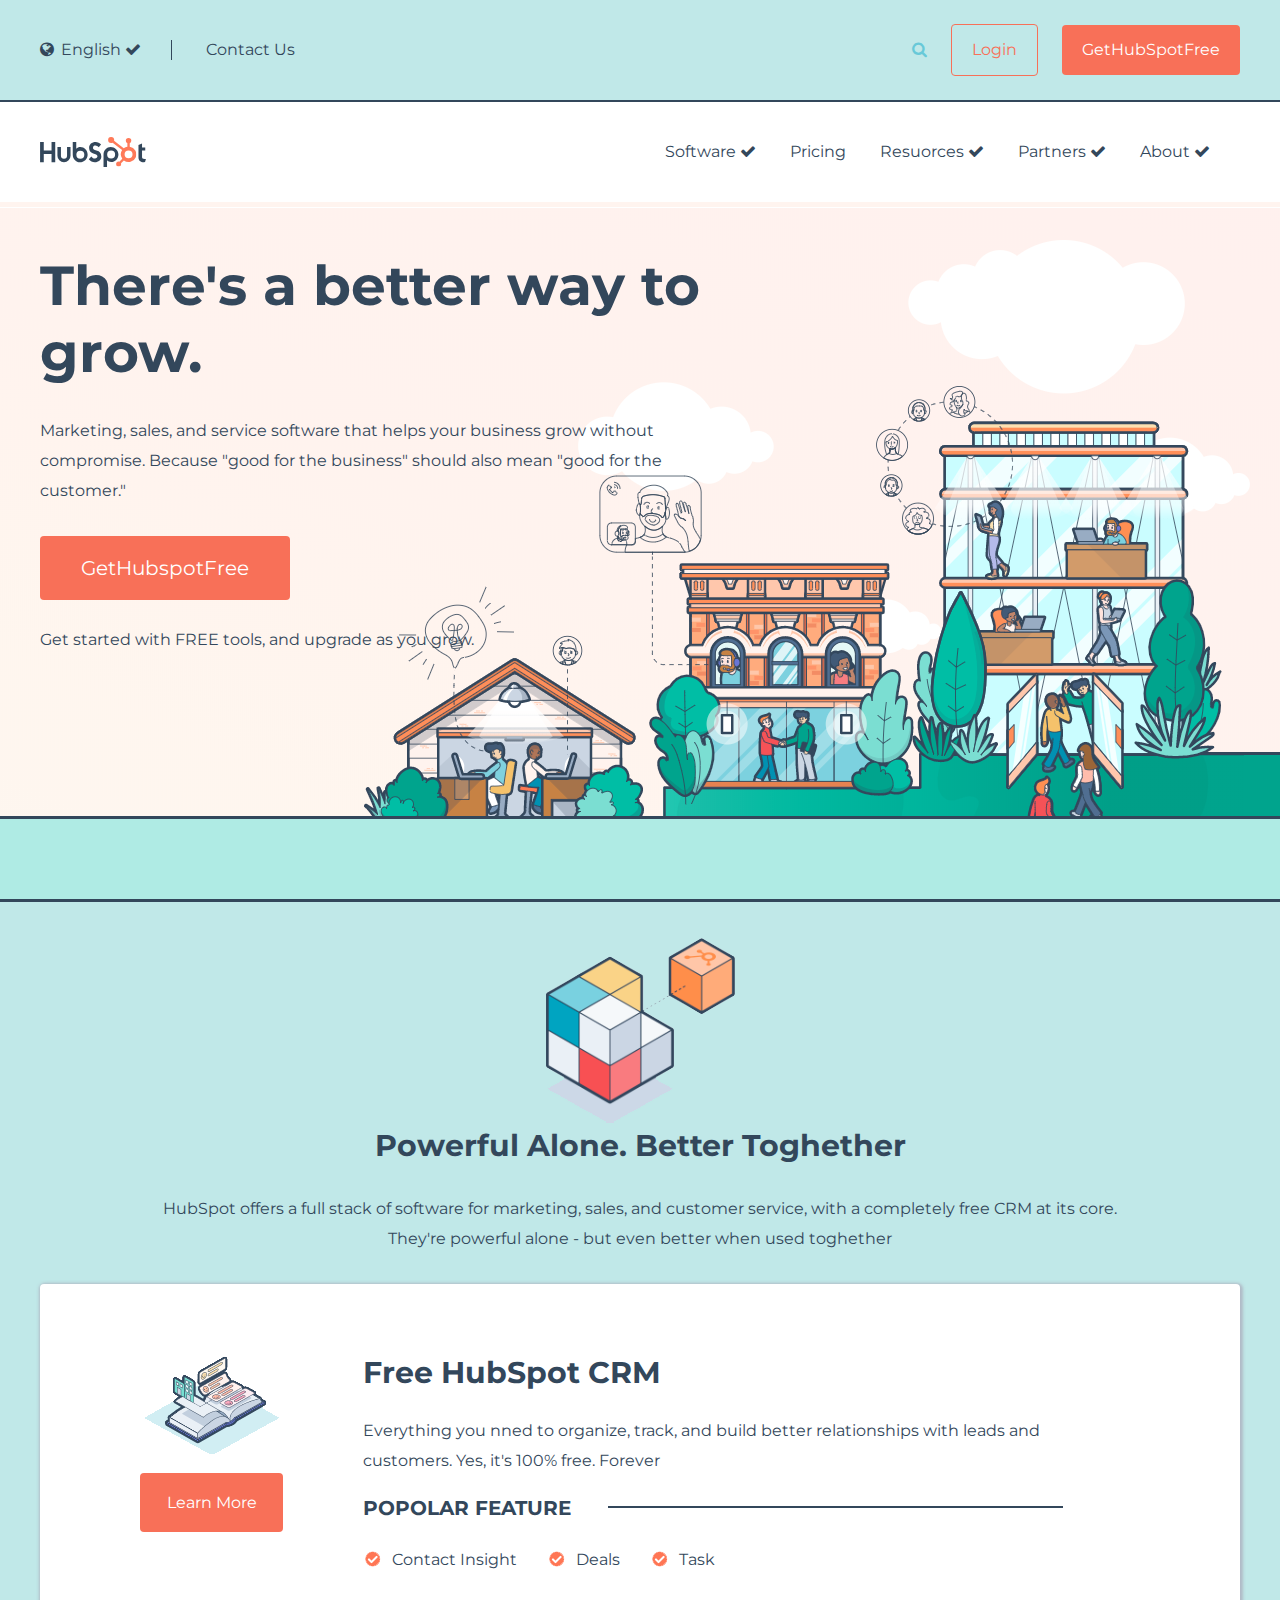
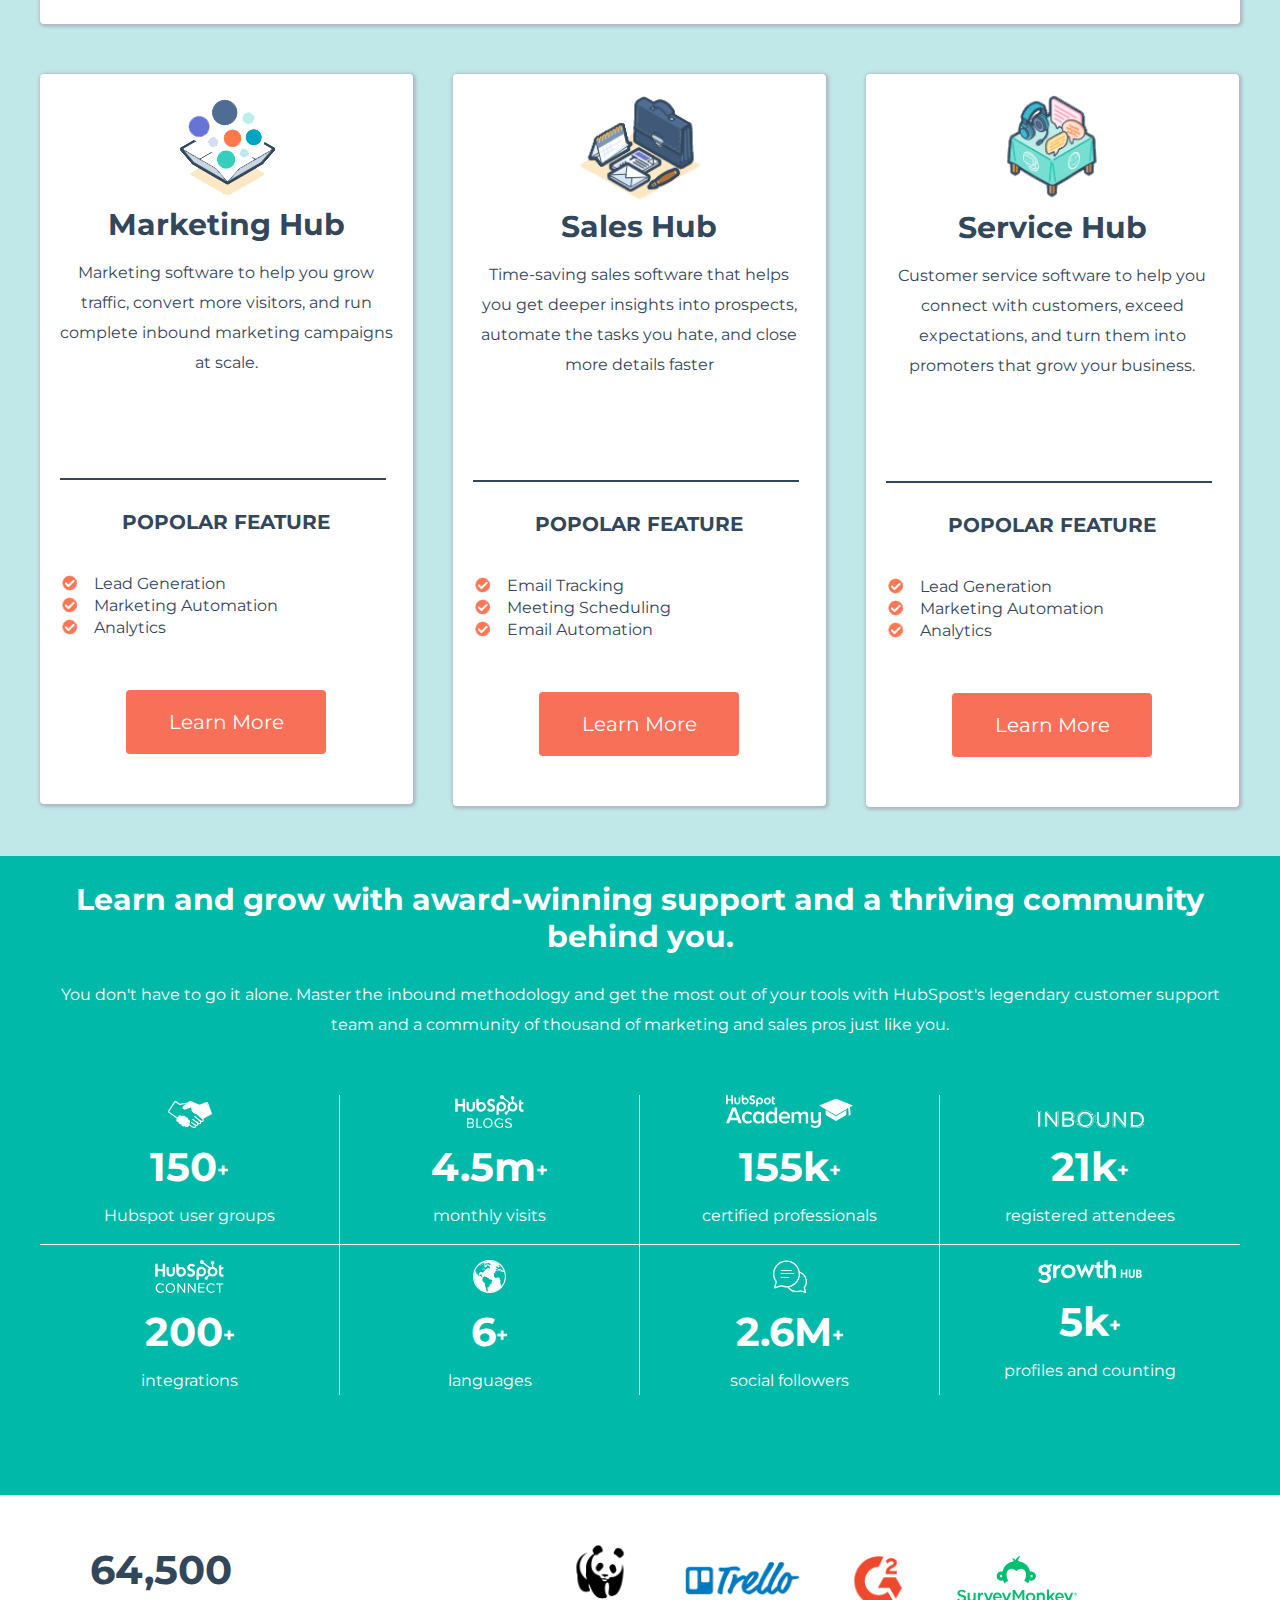
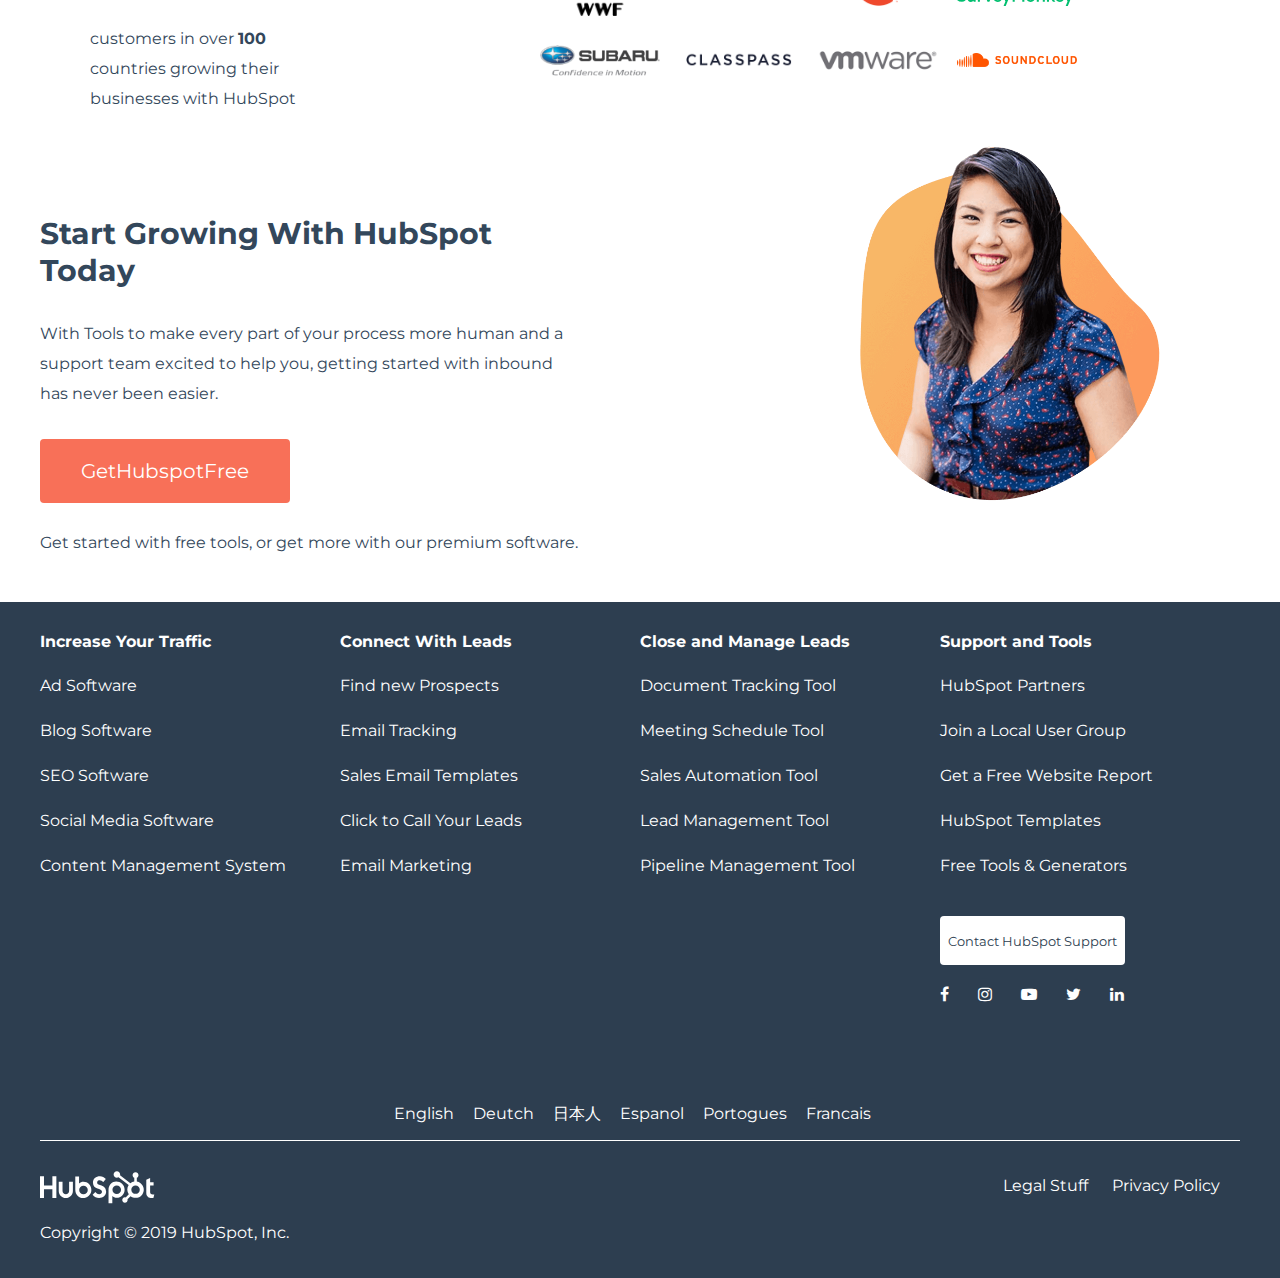
<file: index.html>
<!DOCTYPE html>
<html lang="en" dir="ltr">
  <head>
    <meta charset="utf-8">
    <title>Hubspot</title>
    <link rel="stylesheet" href="https://cdnjs.cloudflare.com/ajax/libs/font-awesome/4.7.0/css/font-awesome.min.css">
    <link rel="preconnect" href="https://fonts.gstatic.com">
<link href="https://fonts.googleapis.com/css2?family=Montserrat:ital@1&display=swap" rel="stylesheet">
<link rel="preconnect" href="https://fonts.gstatic.com">
<link href="https://fonts.googleapis.com/css2?family=Montserrat:ital,wght@1,900&display=swap" rel="stylesheet">
    <link rel="stylesheet" href="css/style.css">
  </head>
  <body>
    <header class="min-width">
      <div class="container clearfix">
        <!-- navbar left -->
        <nav>
          <ul class="float-l">
            <li>
              <i class="fa fa-globe color-darkgrey" aria-hidden="true">
              </i>
              <a   class="color-darkgrey" href="#">
               English
              </a>
              <i class="fa fa-check color-darkgrey" aria-hidden="true"></i>
            </li>
            <li  class="color-darkgrey">
             <a   class="color-darkgrey" href="#">
               Contact Us
              </a>
            </li>
          </ul>
          <!--end navbar left -->

          <!-- navbar right -->
          <ul class="float-r">
              <li>
                <a href="#">
                  <i class="fa fa-search" aria-hidden="true"></i>
                </a>
              </li>
              <li>
                <a href="#">
                  <div class="login-button txt-align-center">
                    <span>Login</span>
                  </div>
                </a>
              </li>

              <li>
                <a href="#">
                  <div class="get-hubspotfree-header-button button">
                   <span>GetHubSpotFree</span>
                  </div>
                </a>
              </li>
          </ul>
        </nav>
        <!--end navbar right -->
      </div>
      </header>
      <!-- end header -->

      <!-- under header navigation -->
      <div class="under-header-navigation">
        <div class="container clearfix">
          <div class="hubspot-logo-container float-l">
            <img src="img/logo.svg" alt="">
          </div>
          <div class="right-nav-under-header float-r">
            <nav>
              <ul>
                <li>
                  <a   class="color-darkgrey" href="#">Software</a>
                  <i class="fa fa-check color-darkgrey" aria-hidden="true"></i>
                </li>

                <li>
                  <a   class="color-darkgrey" href="#">Pricing</a>
                </li>

                <li>
                  <a   class="color-darkgrey" href="#">Resuorces</a>
                  <i class="fa fa-check color-darkgrey" aria-hidden="true"></i>
                </li>

                <li>
                  <a   class="color-darkgrey" href="#">Partners</a>
                  <i class="fa fa-check color-darkgrey" aria-hidden="true"></i>
                </li>

                <li>
                  <a   class="color-darkgrey" href="#">About</a>
                  <i class="fa fa-check color-darkgrey" aria-hidden="true"></i>
                </li>

              </ul>
            </nav>
          </div>
        </div>
      </div>
      <!--end under header navigation -->

      <!-- main -->
      <main class="min-width color-darkgrey">
        <!-- jumbotron -->
        <section class="jumbotron">
          <div class="container">
            <div class="jumbotron-container float-l">
              <h1>There's a better way to grow.</h1>
              <p>Marketing, sales, and service software that helps your business
                grow without compromise. Because "good for the business"
                should also mean "good for the customer."</p>
                <a class="jumbotron-link" href="#">
                  <div class="free-hubspot-button button">
                    <span>GetHubspotFree</span>
                  </div><br>
                </a>
                <a href="#">

                    <span class="color-darkgrey">
                      Get started with FREE tools,
                    and upgrade as you grow.
                  </span>

              </a>
              </div>
            </div>
          </section>
        <!--end jumbotron -->

        <!-- hub kind section -->
        <!-- slogan section -->
        <section class="kind-section">
          <div class="container clearfix">
            <div class="slogan-container">
              <img src="img/cubo.png" alt="">
              <h2>Powerful Alone. Better Toghether</h2>
              <p>HubSpot offers a full stack of software for marketing,
                sales, and customer service, with a completely free CRM at its core.
                They're powerful alone - but even better when used toghether</p>
            </div>
            <!--end slogan section -->

            <!-- crm section -->
            <div class="hubspot-crm-container clearfix box-shadow">
              <div class="learn-more-container float-l">
                <img src="img/libretto.png" alt="libretto">
                <a href="#">
                  <div class="button">
                    <span>Learn More</span>
                  </div>
                </a>
              </div>

              <div class="free-hubspot-crm-description float-l">
                <h2>Free HubSpot CRM</h2>
                <p>Everything you nned to organize, track, and build better
                   relationships with leads and customers. Yes, it's 100% free. Forever</p>
                   <h3>POPOLAR FEATURE</h3>
                   <div class="check-container float-l">
                     <img src="img/check-orange.png" alt="">
                   </div>

                   <div class="check-description float-l">
                     <span>Contact Insight</span>
                   </div>

                   <div class="check-container float-l">
                     <img src="img/check-orange.png" alt="">
                   </div>

                   <div class="check-description float-l">
                     <span>Deals</span>
                   </div>

                   <div class="check-container float-l">
                     <img src="img/check-orange.png" alt="">
                   </div>

                   <div class="check-description float-l">
                     <span>Task</span>
                   </div>
                 </div>
               </div>
               <!--end crm section -->

               <!-- hub kind section -->
               <!-- marketing hub -->
              <div class="hub-kind-container clearfix">
                <div class="hub-kind-box float-l box-shadow">
                  <img src="img/marketing-hub.png" alt="marketing-hub">
                  <h2>Marketing Hub</h2>
                  <p>Marketing software to help you grow traffic, convert more
                     visitors, and run complete inbound marketing campaigns at scale.</p>

                  <h3>POPOLAR FEATURE</h3>

                  <div class="check-desc-and-logo-container">
                    <div class="check-hub-kind-container float-l">
                      <img src="img/check-orange.png" alt="check">
                    </div>
                      <div class="check-hub-kind-description float-l">
                        <span>Lead Generation</span>
                      </div>
                    </div>

                       <div class="check-desc-and-logo-container">
                         <div class="check-hub-kind-container float-l">
                           <img src="img/check-orange.png" alt="check">
                        </div>
                        <div class="check-hub-kind-description float-l">
                            <span>Marketing Automation</span>
                          </div>
                        </div>

                        <div class="check-desc-and-logo-container">
                          <div class="check-hub-kind-container float-l">
                            <img src="img/check-orange.png" alt="check">
                         </div>
                         <div class="check-hub-kind-description float-l">
                             <span>Analytics</span>
                           </div>
                         </div>
                         <a href="#">
                            <div class="learn-more-button-hubspot-kind button">
                              <span>Learn More</span>
                            </div>
                          </a>

                         </div>
                          <!--end marketing hub -->


                <!-- sales hub -->

                  <div class="hub-kind-box float-l box-shadow">
                    <img class="sales-hub-img" src="img/sales-hub.png" alt="marketing-hub">
                    <h2>Sales Hub</h2>
                    <p>Time-saving sales software that helps you get deeper insights
                       into prospects, automate the tasks you hate, and close more details
                       faster</p>

                       <h3>POPOLAR FEATURE</h3>
                       <div class="check-desc-and-logo-container">
                          <div class="check-hub-kind-container float-l">
                            <img src="img/check-orange.png" alt="check">
                         </div>
                         <div class="check-hub-kind-description float-l">
                             <span>Email Tracking</span>
                           </div>
                         </div>

                         <div class="check-desc-and-logo-container">
                           <div class="check-hub-kind-container float-l">
                             <img src="img/check-orange.png" alt="check">
                          </div>
                          <div class="check-hub-kind-description float-l">
                              <span>Meeting Scheduling</span>
                            </div>
                          </div>

                          <div class="check-desc-and-logo-container">
                            <div class="check-hub-kind-container float-l">
                              <img src="img/check-orange.png" alt="check">
                           </div>
                           <div class="check-hub-kind-description float-l">
                            <span>Email Automation</span>
                          </div>
                           </div>
                           <a href="#">
                             <div class="learn-more-button-hubspot-kind button">
                               <span>Learn More</span>
                              </div>
                             </a>
                           </div>
                           <!--end sales hub -->

              <!-- service hub -->
              <div class="hub-kind-box float-l box-shadow">
                <img class="service-hub" src="img/service-hub.png" alt="marketing-hub">
                <h2>Service Hub</h2>
                <p>Customer service software to help you connect with customers,
                   exceed expectations, and turn them into promoters that grow your business.</p>
                  
                   <h3>POPOLAR FEATURE</h3>

                    <div class="check-desc-and-logo-container">
                      <div class="check-hub-kind-container float-l">
                        <img src="img/check-orange.png" alt="check">
                     </div>
                     <div class="check-hub-kind-description float-l">
                         <span>Lead Generation</span>
                       </div>
                     </div>

                     <div class="check-desc-and-logo-container">
                       <div class="check-hub-kind-container float-l">
                         <img src="img/check-orange.png" alt="check">
                      </div>
                      <div class="check-hub-kind-description float-l">
                          <span>Marketing Automation</span>
                        </div>
                      </div>

                      <div class="check-desc-and-logo-container">
                        <div class="check-hub-kind-container float-l">
                          <img src="img/check-orange.png" alt="check">
                       </div>
                       <div class="check-hub-kind-description float-l">
                           <span>Analytics</span>
                         </div>
                       </div>
                       <a href="#">
                        <div class="learn-more-button-hubspot-kind button">
                          <span>Learn More</span>
                        </div>
                      </a>

                       </div>
                     </div>
                   </div>
                   <!-- end service hub -->
                 </section>
                 <!--end hub kind section -->

                 <!-- numbers section -->
                 <!-- spot section -->
                 <section class="numbers-section">
                   <div class="container clearfix">
                     <div class="spot-container">
                       <h2>Learn and grow with award-winning
                         support and a thriving community behind you.</h2>
                         <p>You don't have to go it alone. Master the inbound methodology
                           and get the most out of your tools with HubSpost's legendary
                           customer support team and a community of thousand of
                           marketing and sales pros just like you.</p>
                     </div>
                     <!--end spot section -->

                     <!-- grid numbers -->
                     <div class="grid-numbers-container clearfix">

                       <div class="top grid-numbers-box float-l border-right">
                         <img src="img/handshake.svg" alt="handshake">
                         <h2>150</h2>
                         <p>Hubspot user groups</p>
                       </div>

                       <div class="top grid-numbers-box float-l border-right">
                         <img src="img/hubspot-blogs.svg" alt="HubSpot-blogs">
                         <h2>4.5m</h2>
                         <p>monthly visits</p>
                       </div>

                       <div class="top grid-numbers-box float-l border-right">
                         <img src="img/hubspot-academy.svg" alt="HubSpot-academy">
                         <h2>155k</h2>
                         <p>certified professionals</p>
                       </div>

                       <div class="top grid-numbers-box float-l">
                         <img src="img/inbound.svg" alt="inbound">
                         <h2>21k</h2>
                         <p>registered attendees</p>
                       </div>

                       <div class="bottom grid-numbers-box float-l border-right">
                         <img src="img/hubspot-connect.svg" alt="HubSpot-connect">
                         <h2>200</h2>
                         <p>integrations</p>
                       </div>

                       <div class="bottom grid-numbers-box float-l border-right">
                         <img src="img/globe.svg" alt="globe">
                         <h2>6</h2>
                         <p>languages</p>
                       </div>

                       <div class="bottom grid-numbers-box float-l border-right">
                         <img src="img/chat-text.svg" alt="chat-text">
                         <h2>2.6M</h2>
                         <p>social followers</p>
                       </div>

                       <div class="bottom grid-numbers-box float-l">
                         <img src="img/growth-hub.svg" alt="growt-hub">
                         <h2>5k</h2>
                         <p>profiles and counting</p>
                       </div>
                     </div>
                     <!--end grid numbers section -->
                   </div>
                 </section>
                 <!--end numbers section -->

                 <!-- partners section -->
                 <section>

                   <!-- numbers -->
                   <div class="container clearfix">
                     <div class="customers-number-container float-l">
                       <h2 id="customers-number">64,500</h2>
                       <p>customers in over <strong>100</strong> countries growing
                         their businesses with HubSpot </p>
                     </div>
                     <!--end numbers -->

                      <!-- partners logo section -->
                       <div class="logo-partners-container float-r">
                         <div class="top-logo-partners-container">
                           <img src="img/wwf.webp" alt="wwf">
                           <img src="img/trello.webp" alt="trello">
                           <img src="img/g2.webp" alt="g2">
                           <img src="img/survey-monkey.svg" alt="survey-monkey">
                        </div>
                        <div class="bottom-logo-partners-container">
                           <img src="img/subaru.webp" alt="soundcloud">
                           <img src="img/classpass.webp" alt="classpass">
                           <img src="img/vmware.webp" alt="vmware">
                           <img src="img/soundcloud.webp" alt="subaru">
                        </div>
                        </div>
                        <!--end partners logo section -->

                        <div class="grow-with-hubspot-container float-l">
                          <h2>Start Growing With HubSpot Today</h2>
                          <p>With Tools to make every part of your process more human and a
                            support team excited to help you, getting started with inbound
                            has never been easier.</p>
                          <a href="#">
                            <div class="free-hubspot-button button">
                              <span>GetHubspotFree</span>
                            </div><br>
                            </a>
                            <span>Get started with free tools, or get more with our
                                  premium software.</span>
                        </div>

                          <div class="immagine-signorina-container float-r">
                            <img src="img/woman.webp" alt="woman">
                          </div>
                      </div>
                    </section>
                    <!--end partners section -->
                  </main>

                  <!-- footer -->
                  <footer class="min-width">
                    <div class="container clearfix">
                      <div class="footer-services-container clearfix">
                        <div class="footer-services-box float-l">
                          <h4>Increase Your Traffic</h4>
                          <a href="#"><p>Ad Software</p></a>
                          <a href="#"><p>Blog Software</p></a>
                          <a href="#"><p>SEO Software</p></a>
                          <a href="#"><p>Social Media Software</p></a>
                          <a href="#"><p>Content Management System</p></a>
                        </div>

                        <div class="footer-services-box float-l">
                          <h4>Connect With Leads</h4>
                          <a href="#"><p>Find new Prospects</p></a>
                          <a href="#"><p>Email Tracking</p></a>
                          <a href="#"><p>Sales Email Templates</p></a>
                          <a href="#"><p>Click to Call Your Leads</p></a>
                          <a href="#"><p>Email Marketing</p></a>
                        </div>

                        <div class="footer-services-box float-l">
                          <h4>Close and Manage Leads</h4>
                          <a href="#"><p>Document Tracking Tool</p></a>
                          <a href="#"><p>Meeting Schedule Tool</p></a>
                          <a href="#"><p>Sales Automation Tool</p></a>
                          <a href="#"><p>Lead Management Tool</p></a>
                          <a href="#"><p>Pipeline Management Tool</p></a>
                        </div>

                        <div class="footer-services-box float-l">
                          <h4>Support and Tools</h4>
                          <a href="#"><p>HubSpot Partners</p></a>
                          <a href="#"><p>Join a Local User Group</p></a>
                          <a href="#"><p>Get a Free Website Report</p></a>
                          <a href="#"><p>HubSpot Templates</p></a>
                          <a href="#"><p>Free Tools & Generators</p></a>
                          <a href="#">
                            <div class="hubspot-support-button">
                              <span>Contact HubSpot Support</span>
                            </div>
                          </a>
                          <div class="icon">
                            <i class="fa fa-facebook" aria-hidden="true"></i>
                            <i class="fa fa-instagram" aria-hidden="true"></i>
                            <i class="fa fa-youtube-play" aria-hidden="true"></i>
                            <i class="fa fa-twitter" aria-hidden="true"></i>
                            <i class="fa fa-linkedin" aria-hidden="true"></i>
                          </div>
                        </div>
                      </div>

                      <div class="languages-container">
                        <span>English</span>
                        <span>Deutch</span>
                        <span>日本人</span>
                        <span>Espanol</span>
                        <span>Portogues</span>
                        <span>Francais</span>
                      </div>

                      <div class="logo-hubspot-bianco-container float-l">
                      <a href="#"><img src="img/wordmark-white.svg" alt="logo-bianco-hubspot"></a>
                        <p>Copyright &copy; 2019 HubSpot, Inc.</p>
                      </div>

                      <div class="privacy-container float-r">
                      <a href="#"><span>Legal Stuff</span></a>
                      <a href="#"><span>Privacy Policy</span></a>
                      </div>
                    </div>
                  </footer>
                  <!--end footer -->
                </body>
              </html>
</file>
<file: css/style.css>
/*UTILITIES*/
*{
  padding: 0;
  margin: 0;
  box-sizing: border-box;
}

body{
  font-family: 'Montserrat', sans-serif;
}

p{
  font-size: 16px;
  line-height: 30px;
}

a{
  text-decoration: none;
}

h2{
  font-size: 30px;
}

h3{
  font-size: 20px;
}

.container{
  width: 1200px;
  min-width: 1200px;
  margin: 0 auto;
}

.clearfix::after{
  content: "";
  display: table;
  clear: both;
}

.float-l{
  float: left;
}

.float-r{
  float: right;
}

.min-width-1200px{
  min-width: 1200px;
}



.min-width{
  min-width: 1200px;
}

.free-hubspot-button{
  padding: 20px 30px;
  width: 250px;
  margin-top: 30px;
  margin-bottom: 30px;
  font-size: 20px;

}

.button{
  border-radius: 4px;
  background-color: #f87058;
  color: #fff;
  display: inline-block;
  text-align: center;
}

.txt-align-center{
  text-align: center;
}

.color-darkgrey,
hr{
  color: #33475b;
}

.box-shadow{
  box-shadow:1px 1px 3px 2px #aabb;
}


/*END UTILITIES*/

/*HEADER*/
header{
  background-color: #c0e8e8;
  border-bottom: 2px solid #33475b;

}


header .container nav ul{
   line-height: 100px;
}

header .container nav ul li{
  display: inline-block;
  height: 20px;
  line-height: 20px;
}

/*NAVBAR-LEFT*/

header .container nav .float-l li i:first-child{
  padding-right: 3px;
}

header .container nav .float-l li:first-child{
  padding-right: 30px;
  border-right: 1px solid #33475b;
}

header .container nav .float-l li:nth-child(2){
  padding-left: 30px;
}

/*END NAVBAR-LEFT*/

/*NAVBAR-RIGHT*/

header .container nav .float-r li:first-child{
  margin-right: 20px;

}

header .container nav .float-r li a:first-child{
  color: #68c9d8;
}

.login-button{
  border: 1px solid #f87058;
  padding: 15px 20px;
  border-radius: 4px;
  color: #f87058;
  margin-right: 20px;
  display: inline-block;

}

.get-hubspotfree-header-button{
  padding: 15px 20px;

}
/*END NAVBAR-RIGHT*/


/*END HEADER*/


/*UNDER HEADER NAV*/



.hubspot-logo-container{
  margin-top: 35px;
}


.right-nav-under-header nav ul{
  line-height: 100px;
}

.right-nav-under-header nav ul li{
  display: inline-block;
  padding-right: 30px;
}

/*END UNDER HEADER NAV*/

/*JUMBOTRON*/

.jumbotron{
  height: 700px;
  background: url("../img/jumbotron.png") no-repeat;
  background-position: bottom 0 right 0;
  background-color: #fff4ef;
  position: relative;

}

.jumbotron::before{
  position: absolute;
  bottom: 0;
  left:0;
  content: "";
  background-color: #afebe4;
  height: 80px;
  width: 100%;
  border-top: 3px solid #33475b;
  border-bottom: 3px solid #33475b;
}

.jumbotron-container{
  margin-top: 50px;
  width: 700px;

}

.jumbotron-container h1{
  font-size: 55px;
}

.jumbotron-container p{
  margin-top: 30px;

  /* font-size: 20px; */
}

 .jumbotron-container a div:last-child span{
    font-size: 15px;
}

/*END JUMBOTRON*/

/*HUB KIND SECTION*/

.kind-section{
  background-color: #c0e8e8;;

}

.slogan-container{
  /* width: 70%; */

  text-align: center;
  position: relative;
  padding: 30px 120px;

  /* left: 50%;
  transform: translate(-50%); */

}

.slogan-container h2{

  margin-bottom: 30px;
}

/*HUBSPOT CRM*/

.hubspot-crm-container{
  width: 100%;
  background-color: #fff;
  border-radius: 4px;
  padding: 70px 100px;
}

.learn-more-container a{
  color: #fff;
}

.learn-more-container a .button{
  padding: 20px 20px;
  margin-top: 10px;
  display: block;
}

.free-hubspot-crm-description{
  width: 700px;
  height: 200px;
  margin-left: 80px;
}

.free-hubspot-crm-description h2{
  margin-bottom: 25px;
}

.free-hubspot-crm-description p{
  margin-bottom: 20px;
  /* font-size: 20px; */
  line-height: 30px;
}

.free-hubspot-crm-description h3::before {
    content: '';
    float: right;
    width: 65%;
    height: 2px;
    /* line-height 20px - 2px = 18px */
    margin-top: 10px;
    background-color: #33475b;
}

.check-container{
  margin: 30px 10px  0 0;
}

.check-description{
  margin-top: 30px;
  margin-right: 30px;
}

.check-description:last-child{
  margin-right: 0;
}
/*END HUBSPOT CRM*/

/* HUB KIND SECTION*/
.hub-kind-box{
  width:calc(100% / 3 - 27px);
  background-color: #fff;
  margin-top: 50px;
  border-radius: 4px;
  text-align: center;
  padding: 20px 20px;

}


.hub-kind-box:nth-child(2){
  margin: 50px 40px;
}

.sales-hub-img{
  width: 130px;
}

.service-hub{
  width: 100px;
}

.hub-kind-box h2{
  margin-bottom: 15px;
}



 .hub-kind-box p{
   margin-bottom: 100px;
}


.hub-kind-box h3:before{
  content: "";
  background-color: #33475b;
  width: 98%;
  height: 2px;
  text-align: center;
  top: 20px;
  display:block;
  margin-bottom: 30px;
}

.hub-kind-box h3{
  margin-top: 50px;
  margin-bottom: 40px;

}


.check-desc-and-logo-container{
  width: 300px;
  height: 20px;
  margin-bottom: 2px;

}

.check-hub-kind-description{
  margin:0 15px;
}


.learn-more-button-hubspot-kind{
  padding: 20px 30px;
  width: 200px;
  margin-top: 50px;
  margin-bottom: 30px;
  font-size: 20px;

}

.learn-more-button a span{
  color: #fff;
}
/*END HUB KIND SECTION*/

/* NUMBERS SECTION */ /*SPOT SECTION*/
.numbers-section{
  background-color: #00b9a9;
  margin-bottom: 50px;
}

.spot-container{
  width: 100%;
  padding: 25px 0;
  text-align: center;
  color: #fff;
}

.spot-container h2{
  margin-bottom: 25px;
}

.spot-container p{
  line-height: 30px;
  /* font-size: 15px; */
}

/*END SPOT SECTION*/

/*NUMBERS GRID SECTION*/
.grid-numbers-container{
  width: 100%;
  height: 400px;
  margin-top: 30px;
}

.grid-numbers-box{
  text-align: center;
  width: 25%;

}

.top.grid-numbers-box{
  border-bottom: 1px solid #fff;

}

.border-right{
  border-right: 1px solid #fff;
}

.grid-numbers-box{
  height: 150px;
}

.bottom.grid-numbers-box{
  padding-top: 15px;
}

.grid-numbers-box img,
.grid-numbers-box h2{
  margin-bottom: 10px;

}

.grid-numbers-box h2,
.grid-numbers-box p{
  color: #fff;
}

 .grid-numbers-box h2{
   font-family: 'Montserrat', sans-serif;
   font-size: 40px;
}

.grid-numbers-box h2::after{
  content: "+";
  font-size: 0.5em;
  vertical-align: middle;
}

/*END NUMBERS SECTION */

/*PARTNERS SECTION*/

.customers-number-container{
  width: 250px;
  margin-left: 50px;
}


#customers-number{
  font-size: 40px;
  margin-bottom: 30px;
}

.logo-partners-container{
  width: 600px;
  height: 200px;
  margin-right: 100px;
}

.logo-partners-images-container{
  width: 100px;
  margin-left: 30px;
}

.top-logo-partners-container,
.bottom-logo-partners-container{
  width: 100%;
  margin-bottom: 20px;

}

.logo-partners-container img{
  width: 20%;
  vertical-align: middle;
  margin-right: 15px;
}

.grow-with-hubspot-container{
  margin-top: 70px;
  width: 544px;
  }

.grow-with-hubspot-container h2{
  margin-bottom: 30px;
}


.immagine-signorina-container{
  width: 300px;
  position: relative;
  right: 80px;
}

.immagine-signorina-container img{
  width: 100%;
}
/*END PARTNERS SECTION*/

/*FOOTER*/
footer{
  background-color: #2d3e50;
  margin-top: 50px;
  padding: 30px 0;
}

.footer-services-container{
  width: 100%;
}

.footer-services-box{
  width: 25%;
  color: #fff;
}

.footer-services-box h4{
  margin-bottom: 20px;

}

.footer-services-box p{
  margin-bottom: 15px;
  /* font-size: 15px; */
}

footer .footer-services-box a p
{
  color: #fff;
}

.hubspot-support-button{
  border-radius: 4px;
  background-color: #fff;
  width: 185px;
  margin-top: 20px;
  padding: 15px 0;
  text-align: center;
  display: inline-block;
}

a .hubspot-support-button span{
  color: #2d3e50;
  font-size: 13px;
}

.icon{
  margin-top: 20px;

}

.icon i{
  margin-left: 25px;
}

.icon i:first-child{
  margin-left: 0;
}


.languages-container{
  width: 100%;
  border-bottom: 1px solid #fff;
  text-align: center;
  margin-top: 100px;
  padding-bottom: 15px;
  color:#fff;
}

.languages-container span{
  padding-right: 15px;
}

.logo-hubspot-bianco-container{
  margin-top: 30px;

}

.logo-hubspot-bianco-container p{
  color: #fff;
  margin-top: 10px;
}

.privacy-container{
  margin-top: 35px;
}

.privacy-container a span{
  margin-right: 20px;
  color: #fff;
}

/*END FOOTER*/
</file>
